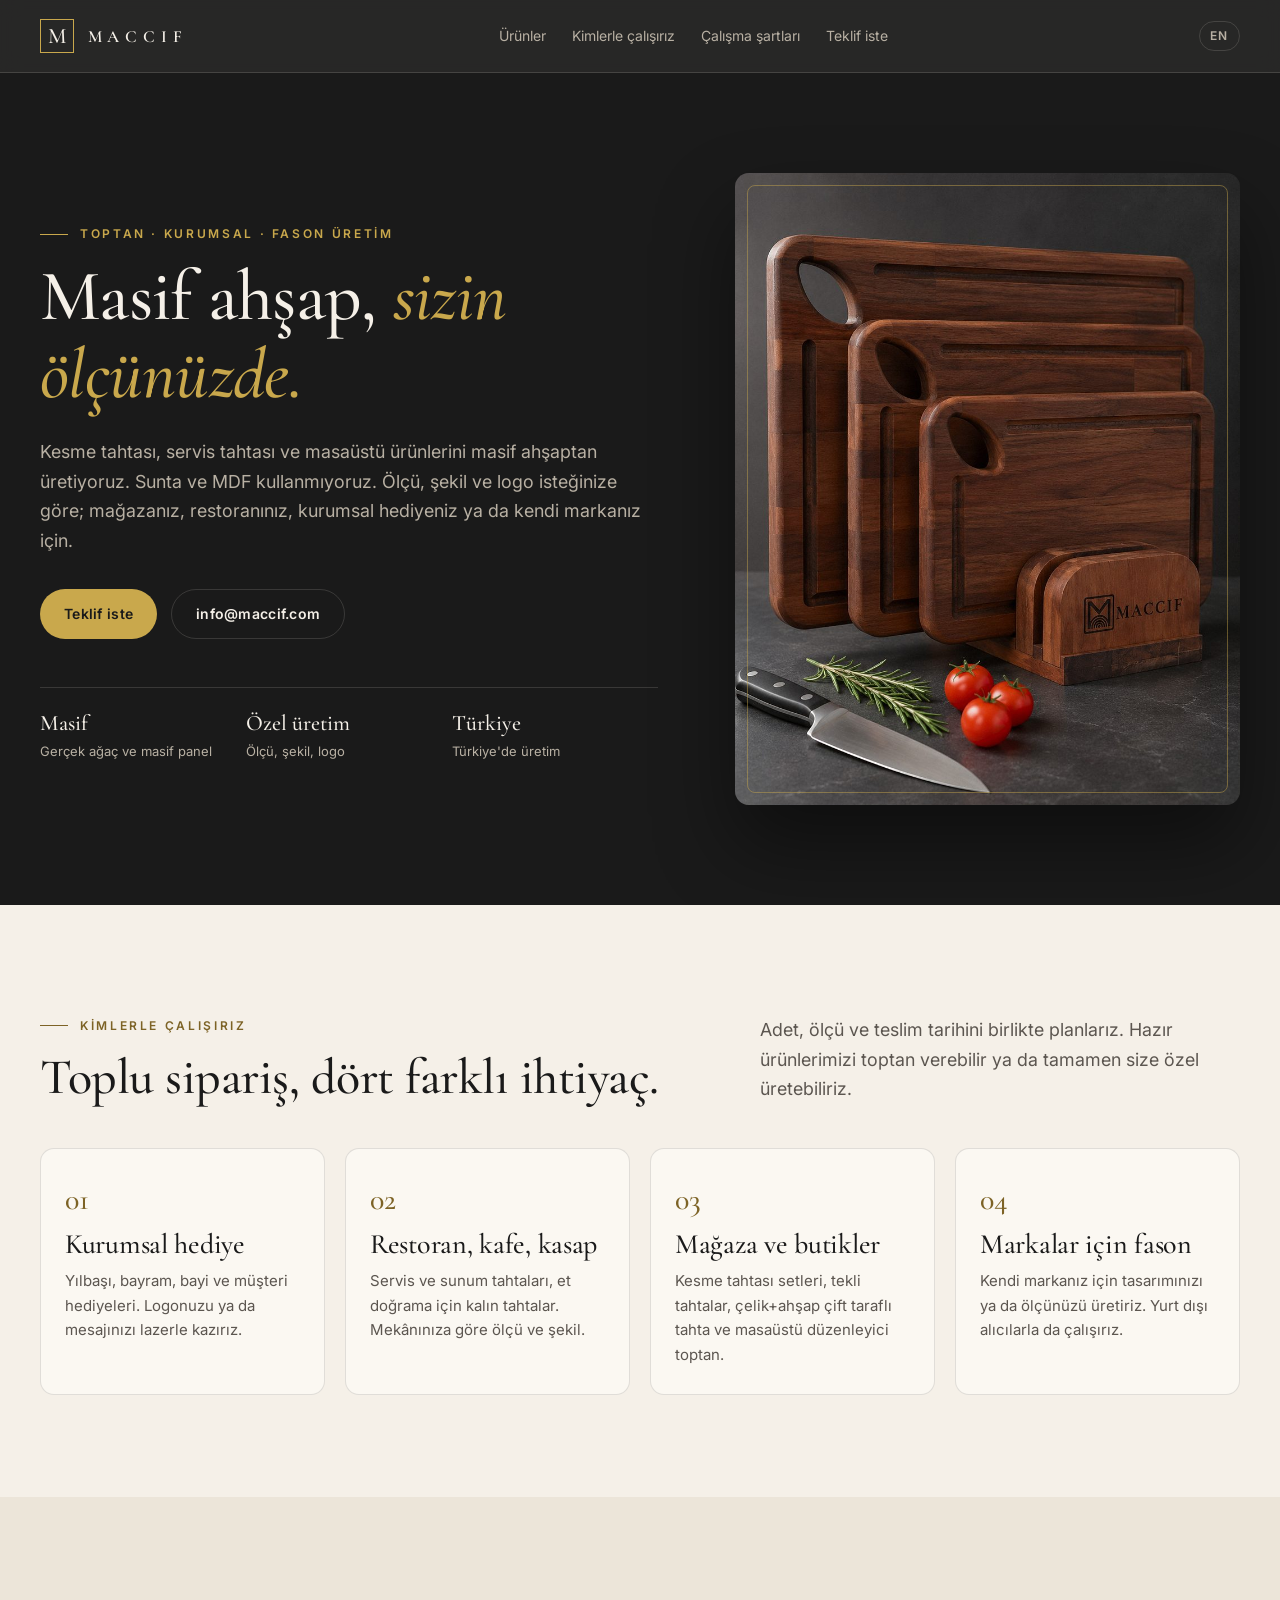
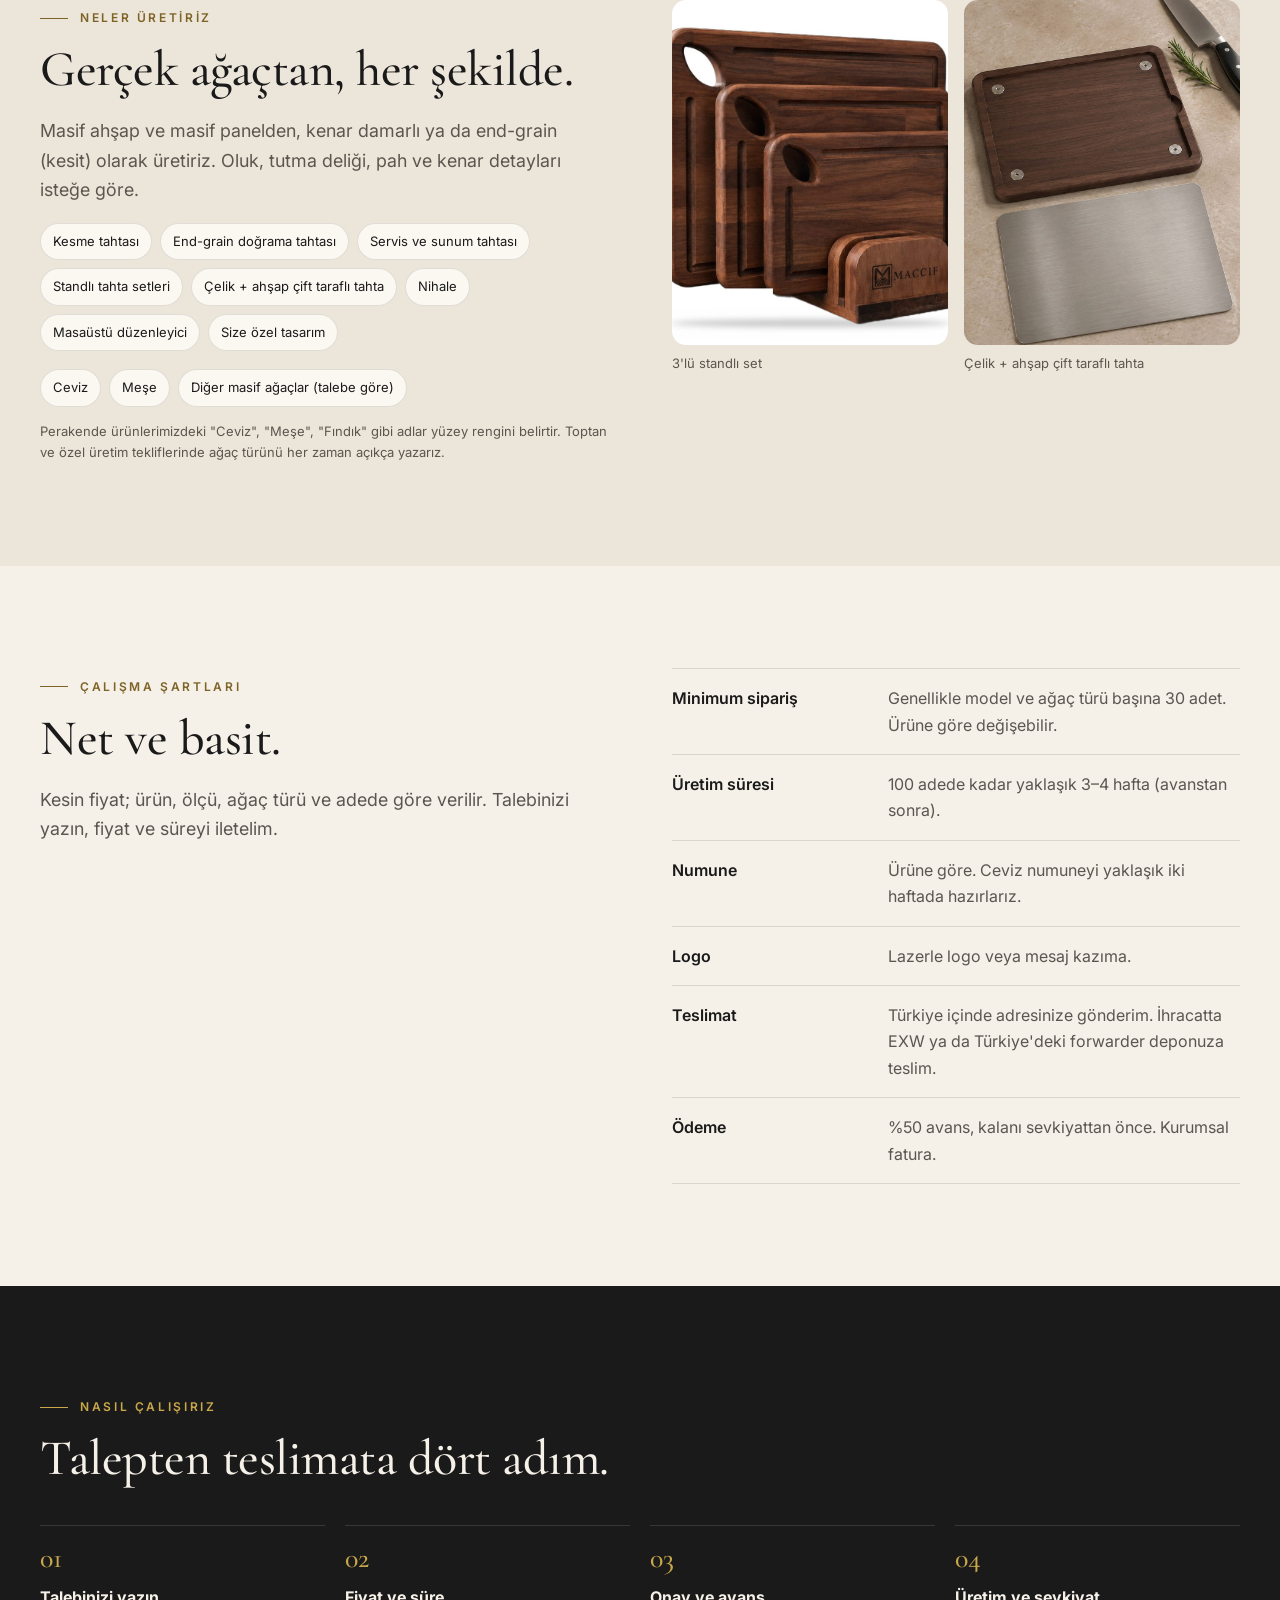
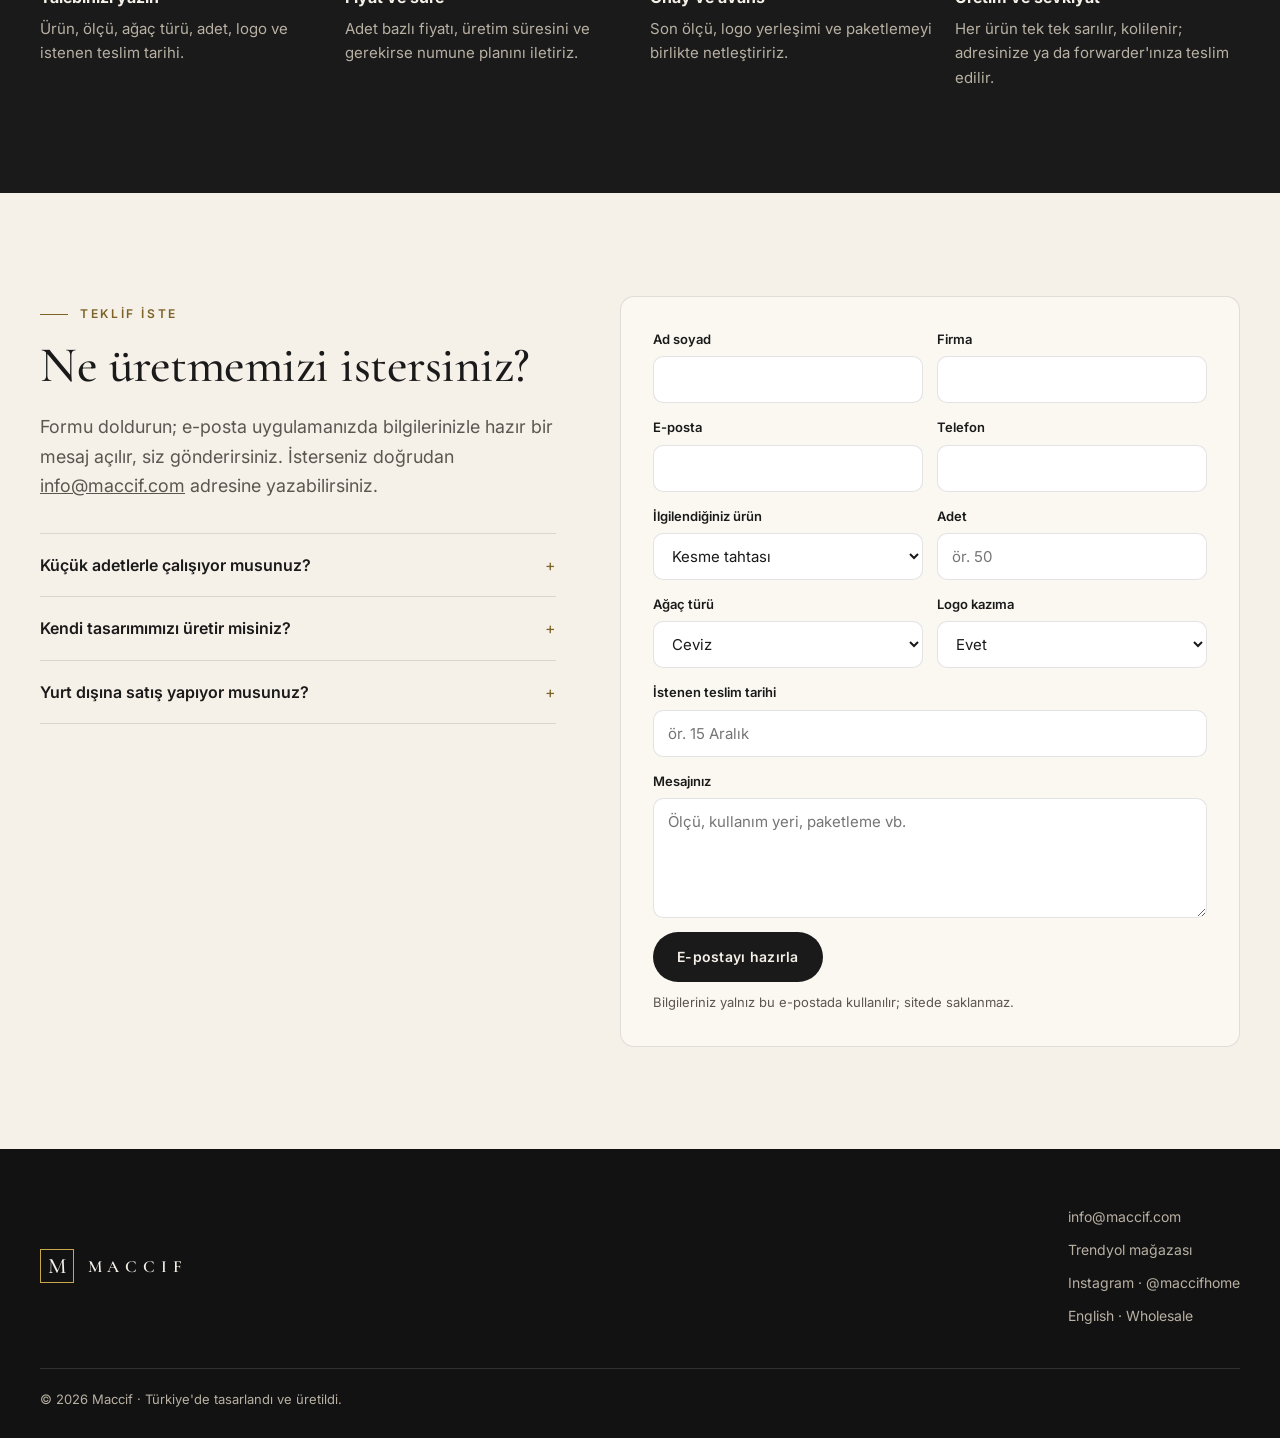
<file: toptan/index.html>
<!doctype html>
<html lang="tr">
<head>
  <meta charset="utf-8">
  <meta name="viewport" content="width=device-width,initial-scale=1">
  <title>Toptan ve Kurumsal Masif Ahşap Kesme Tahtası Üretimi | Maccif</title>
  <meta name="description" content="Maccif, masif ahşaptan kesme tahtası, servis tahtası ve masaüstü ürünlerini toptan, kurumsal hediye ve fason (özel marka) olarak üretir. Ceviz ve meşe; özel ölçü, şekil ve lazerle logo kazıma. Sunta ve MDF yok.">
  <meta name="theme-color" content="#1a1a1a">
  <link rel="canonical" href="https://www.maccif.com/toptan/">
  <link rel="alternate" hreflang="tr" href="https://www.maccif.com/toptan/">
  <link rel="alternate" hreflang="en" href="https://www.maccif.com/en/wholesale/">
  <link rel="alternate" hreflang="x-default" href="https://www.maccif.com/en/wholesale/">
  <link rel="icon" href="/favicon.svg" type="image/svg+xml">
  <meta property="og:type" content="website">
  <meta property="og:site_name" content="Maccif">
  <meta property="og:locale" content="tr_TR">
  <meta property="og:url" content="https://www.maccif.com/toptan/">
  <meta property="og:title" content="Maccif — Toptan, kurumsal ve özel üretim masif ahşap">
  <meta property="og:description" content="Kesme tahtası, servis tahtası ve masaüstü ürünleri; toptan, kurumsal hediye ve fason üretim. Ceviz ve meşe, logo kazıma.">
  <meta property="og:image" content="https://www.maccif.com/img/og.jpg">
  <meta property="og:image:width" content="1200">
  <meta property="og:image:height" content="630">
  <meta name="twitter:card" content="summary_large_image">
  <link rel="preconnect" href="https://fonts.googleapis.com">
  <link rel="preconnect" href="https://fonts.gstatic.com" crossorigin>
  <link href="https://fonts.googleapis.com/css2?family=Cormorant+Garamond:ital,wght@0,500;0,600;1,500&family=Inter:wght@400;500;600&display=swap" rel="stylesheet">
  <link rel="stylesheet" href="/assets/b2b.css">
  <script type="application/ld+json">
  {
    "@context":"https://schema.org",
    "@type":"Organization",
    "name":"Maccif",
    "url":"https://www.maccif.com/",
    "logo":"https://www.maccif.com/favicon.svg",
    "email":"info@maccif.com",
    "address":{"@type":"PostalAddress","addressCountry":"TR"},
    "description":"Masif ahşap kesme tahtası ve mutfak ürünleri üreticisi; toptan, kurumsal hediye ve fason üretim.",
    "sameAs":["https://www.trendyol.com/magaza/maccif-m-1277447","https://www.instagram.com/maccifhome","https://www.tiktok.com/@maccifhome"]
  }
  </script>
</head>
<body>
  <a class="skip" href="#icerik">İçeriğe geç</a>
  <header class="site-header">
    <div class="wrap bar">
      <a class="logo" href="/" aria-label="Maccif ana sayfa"><span class="logo-mark" aria-hidden="true">M</span><span class="logo-word">MACCIF</span></a>
      <nav class="nav" aria-label="Ana menü">
        <a href="/#urunler">Ürünler</a>
        <a href="#kimler">Kimlerle çalışırız</a>
        <a href="#sartlar">Çalışma şartları</a>
        <a href="#teklif">Teklif iste</a>
      </nav>
      <a class="lang" href="/en/wholesale/" hreflang="en" lang="en">EN</a>
    </div>
  </header>

  <main id="icerik">
    <section class="hero dark">
      <div class="wrap hero-grid">
        <div>
          <p class="eyebrow">Toptan · Kurumsal · Fason üretim</p>
          <h1>Masif ahşap, <em>sizin ölçünüzde.</em></h1>
          <p class="lead">Kesme tahtası, servis tahtası ve masaüstü ürünlerini masif ahşaptan üretiyoruz. Sunta ve MDF kullanmıyoruz. Ölçü, şekil ve logo isteğinize göre; mağazanız, restoranınız, kurumsal hediyeniz ya da kendi markanız için.</p>
          <div class="actions">
            <a class="btn btn-gold" href="#teklif">Teklif iste</a>
            <a class="btn btn-line" href="mailto:info@maccif.com?subject=Toptan%20%2F%20Kurumsal%20Talep">info@maccif.com</a>
          </div>
          <ul class="facts">
            <li><b>Masif</b><span>Gerçek ağaç ve masif panel</span></li>
            <li><b>Özel üretim</b><span>Ölçü, şekil, logo</span></li>
            <li><b>Türkiye</b><span>Türkiye'de üretim</span></li>
          </ul>
        </div>
        <div class="hero-media">
          <div class="hero-frame">
            <img src="/img/set-ceviz.jpg" width="900" height="1350" alt="Ceviz renkli üç boy masif ahşap kesme tahtası ve logolu ahşap stand" fetchpriority="high">
          </div>
        </div>
      </div>
    </section>

    <section id="kimler">
      <div class="wrap">
        <div class="head">
          <div>
            <p class="eyebrow">Kimlerle çalışırız</p>
            <h2>Toplu sipariş, dört farklı ihtiyaç.</h2>
          </div>
          <p class="lead">Adet, ölçü ve teslim tarihini birlikte planlarız. Hazır ürünlerimizi toptan verebilir ya da tamamen size özel üretebiliriz.</p>
        </div>
        <div class="grid-4">
          <div class="tile"><p class="n">01</p><h3>Kurumsal hediye</h3><p>Yılbaşı, bayram, bayi ve müşteri hediyeleri. Logonuzu ya da mesajınızı lazerle kazırız.</p></div>
          <div class="tile"><p class="n">02</p><h3>Restoran, kafe, kasap</h3><p>Servis ve sunum tahtaları, et doğrama için kalın tahtalar. Mekânınıza göre ölçü ve şekil.</p></div>
          <div class="tile"><p class="n">03</p><h3>Mağaza ve butikler</h3><p>Kesme tahtası setleri, tekli tahtalar, çelik+ahşap çift taraflı tahta ve masaüstü düzenleyici toptan.</p></div>
          <div class="tile"><p class="n">04</p><h3>Markalar için fason</h3><p>Kendi markanız için tasarımınızı ya da ölçünüzü üretiriz. Yurt dışı alıcılarla da çalışırız.</p></div>
        </div>
      </div>
    </section>

    <section class="alt" id="urunler">
      <div class="wrap grid-2">
        <div>
          <p class="eyebrow">Neler üretiriz</p>
          <h2>Gerçek ağaçtan, her şekilde.</h2>
          <p class="lead" style="margin-top:20px">Masif ahşap ve masif panelden, kenar damarlı ya da end-grain (kesit) olarak üretiriz. Oluk, tutma deliği, pah ve kenar detayları isteğe göre.</p>
          <ul class="chips">
            <li>Kesme tahtası</li><li>End-grain doğrama tahtası</li><li>Servis ve sunum tahtası</li><li>Standlı tahta setleri</li><li>Çelik + ahşap çift taraflı tahta</li><li>Nihale</li><li>Masaüstü düzenleyici</li><li>Size özel tasarım</li>
          </ul>
          <ul class="chips">
            <li>Ceviz</li><li>Meşe</li><li>Diğer masif ağaçlar (talebe göre)</li>
          </ul>
          <p class="form-note" style="margin-top:14px">Perakende ürünlerimizdeki "Ceviz", "Meşe", "Fındık" gibi adlar yüzey rengini belirtir. Toptan ve özel üretim tekliflerinde ağaç türünü her zaman açıkça yazarız.</p>
        </div>
        <div class="gallery" style="margin-top:0;grid-template-columns:1fr 1fr">
          <figure><div class="media"><img src="/img/set-ceviz-beyaz.jpg" width="900" height="900" loading="lazy" alt="Standlı üç boy ceviz renkli masif ahşap kesme tahtası seti"></div><figcaption>3'lü standlı set</figcaption></figure>
          <figure><div class="media"><img src="/img/cift-tarafli.jpg" width="900" height="1350" loading="lazy" alt="Çıkarılabilir paslanmaz çelik plakalı masif ahşap çift taraflı kesme tahtası"></div><figcaption>Çelik + ahşap çift taraflı tahta</figcaption></figure>
        </div>
      </div>
    </section>

    <section id="sartlar">
      <div class="wrap grid-2">
        <div>
          <p class="eyebrow">Çalışma şartları</p>
          <h2>Net ve basit.</h2>
          <p class="lead" style="margin-top:20px">Kesin fiyat; ürün, ölçü, ağaç türü ve adede göre verilir. Talebinizi yazın, fiyat ve süreyi iletelim.</p>
        </div>
        <ul class="list">
          <li><b>Minimum sipariş</b><span>Genellikle model ve ağaç türü başına 30 adet. Ürüne göre değişebilir.</span></li>
          <li><b>Üretim süresi</b><span>100 adede kadar yaklaşık 3–4 hafta (avanstan sonra).</span></li>
          <li><b>Numune</b><span>Ürüne göre. Ceviz numuneyi yaklaşık iki haftada hazırlarız.</span></li>
          <li><b>Logo</b><span>Lazerle logo veya mesaj kazıma.</span></li>
          <li><b>Teslimat</b><span>Türkiye içinde adresinize gönderim. İhracatta EXW ya da Türkiye'deki forwarder deponuza teslim.</span></li>
          <li><b>Ödeme</b><span>%50 avans, kalanı sevkiyattan önce. Kurumsal fatura.</span></li>
        </ul>
      </div>
    </section>

    <section class="dark">
      <div class="wrap">
        <p class="eyebrow">Nasıl çalışırız</p>
        <h2 style="margin-bottom:40px">Talepten teslimata dört adım.</h2>
        <ol class="steps">
          <li><b>Talebinizi yazın</b><span>Ürün, ölçü, ağaç türü, adet, logo ve istenen teslim tarihi.</span></li>
          <li><b>Fiyat ve süre</b><span>Adet bazlı fiyatı, üretim süresini ve gerekirse numune planını iletiriz.</span></li>
          <li><b>Onay ve avans</b><span>Son ölçü, logo yerleşimi ve paketlemeyi birlikte netleştiririz.</span></li>
          <li><b>Üretim ve sevkiyat</b><span>Her ürün tek tek sarılır, kolilenir; adresinize ya da forwarder'ınıza teslim edilir.</span></li>
        </ol>
      </div>
    </section>

    <section id="teklif">
      <div class="wrap grid-2">
        <div>
          <p class="eyebrow">Teklif iste</p>
          <h2>Ne üretmemizi istersiniz?</h2>
          <p class="lead" style="margin-top:20px">Formu doldurun; e-posta uygulamanızda bilgilerinizle hazır bir mesaj açılır, siz gönderirsiniz. İsterseniz doğrudan <a href="mailto:info@maccif.com">info@maccif.com</a> adresine yazabilirsiniz.</p>
          <div style="margin-top:32px">
            <details><summary>Küçük adetlerle çalışıyor musunuz?</summary><p>Hazır ürünlerimizde daha küçük adetler mümkün olabilir; ürünü ve adedi yazın, durumu söyleyelim.</p></details>
            <details><summary>Kendi tasarımımızı üretir misiniz?</summary><p>Evet. Çizim, ölçü ya da örnek fotoğraf gönderin; üretilebilirliği ve fiyatı birlikte değerlendirelim.</p></details>
            <details><summary>Yurt dışına satış yapıyor musunuz?</summary><p>Evet. EXW ya da Türkiye'deki forwarder deponuza teslim ile çalışırız; ihracat faturası ve çeki listesi hazırlarız.</p></details>
          </div>
        </div>
        <form class="quote" id="quote" novalidate>
          <label>Ad soyad<input name="ad" autocomplete="name" required></label>
          <label>Firma<input name="firma" autocomplete="organization"></label>
          <label>E-posta<input name="eposta" type="email" autocomplete="email" required></label>
          <label>Telefon<input name="telefon" type="tel" autocomplete="tel"></label>
          <label>İlgilendiğiniz ürün<select name="urun"><option>Kesme tahtası</option><option>End-grain doğrama tahtası</option><option>Servis / sunum tahtası</option><option>Standlı tahta seti</option><option>Çelik + ahşap çift taraflı tahta</option><option>Masaüstü düzenleyici</option><option>Özel tasarım</option></select></label>
          <label>Adet<input name="adet" inputmode="numeric" placeholder="ör. 50"></label>
          <label>Ağaç türü<select name="agac"><option>Ceviz</option><option>Meşe</option><option>Karar vermedim</option></select></label>
          <label>Logo kazıma<select name="logo"><option>Evet</option><option>Hayır</option></select></label>
          <label class="full">İstenen teslim tarihi<input name="tarih" placeholder="ör. 15 Aralık"></label>
          <label class="full">Mesajınız<textarea name="mesaj" placeholder="Ölçü, kullanım yeri, paketleme vb."></textarea></label>
          <div class="full"><button class="btn btn-ink" type="submit">E-postayı hazırla</button><p class="form-note">Bilgileriniz yalnız bu e-postada kullanılır; sitede saklanmaz.</p></div>
        </form>
      </div>
    </section>
  </main>

  <footer>
    <div class="wrap">
      <div class="foot">
        <a class="logo" href="/" aria-label="Maccif ana sayfa"><span class="logo-mark" aria-hidden="true">M</span><span class="logo-word">MACCIF</span></a>
        <ul>
          <li><a href="mailto:info@maccif.com">info@maccif.com</a></li>
          <li><a href="https://www.trendyol.com/magaza/maccif-m-1277447" target="_blank" rel="noopener">Trendyol mağazası</a></li>
          <li><a href="https://www.instagram.com/maccifhome" target="_blank" rel="noopener">Instagram · @maccifhome</a></li>
          <li><a href="/en/wholesale/" hreflang="en" lang="en">English · Wholesale</a></li>
        </ul>
      </div>
      <p class="legal">© 2026 Maccif · Türkiye'de tasarlandı ve üretildi.</p>
    </div>
  </footer>

  <script>
    document.getElementById('quote').addEventListener('submit',function(e){
      e.preventDefault();
      var f=e.target, v=function(n){return (f.elements[n].value||'').trim();};
      if(!v('ad')||!v('eposta')){alert('Lütfen ad soyad ve e-posta alanlarını doldurun.');return;}
      var body=['Ad soyad: '+v('ad'),'Firma: '+v('firma'),'E-posta: '+v('eposta'),'Telefon: '+v('telefon'),'Ürün: '+v('urun'),'Adet: '+v('adet'),'Ağaç türü: '+v('agac'),'Logo kazıma: '+v('logo'),'Teslim tarihi: '+v('tarih'),'','Mesaj:',v('mesaj')].join('\n');
      location.href='mailto:info@maccif.com?subject='+encodeURIComponent('Toptan / kurumsal teklif talebi'+(v('firma')?' – '+v('firma'):''))+'&body='+encodeURIComponent(body);
    });
  </script>
</body>
</html>
</file>
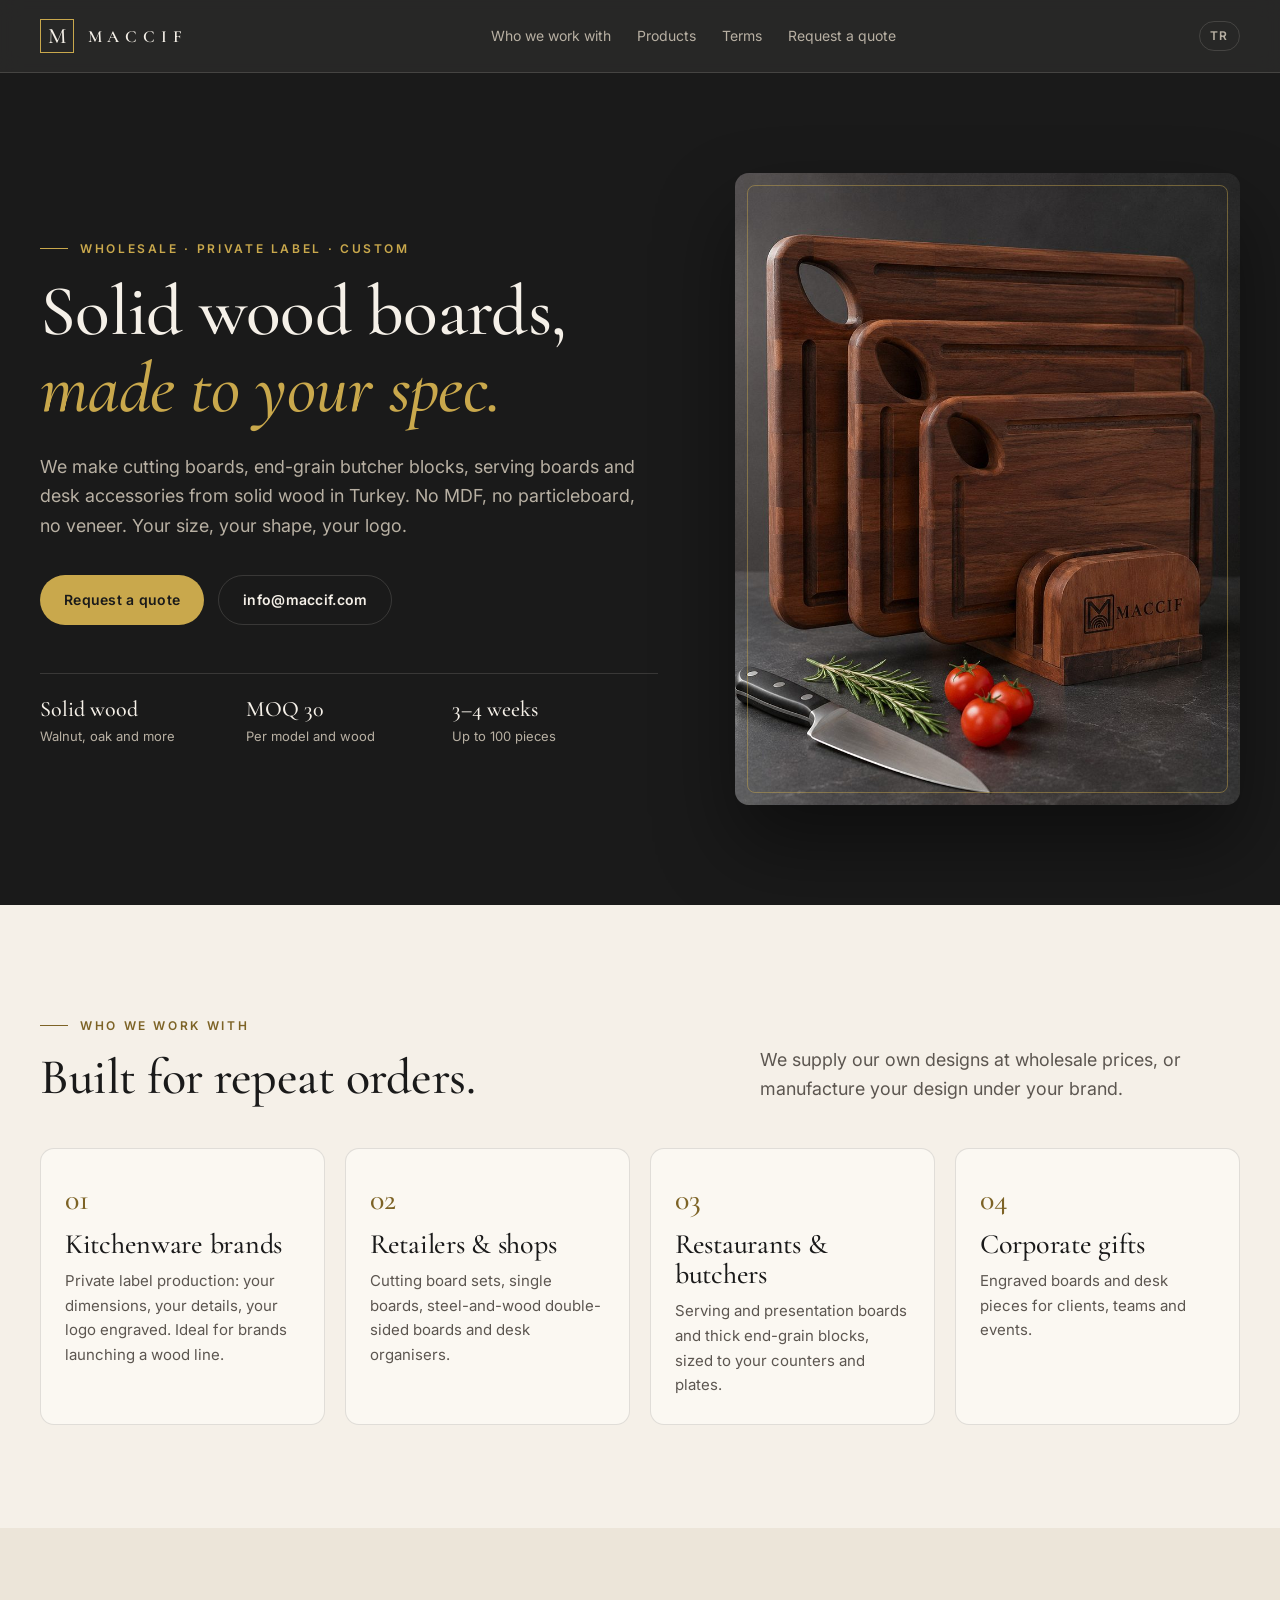
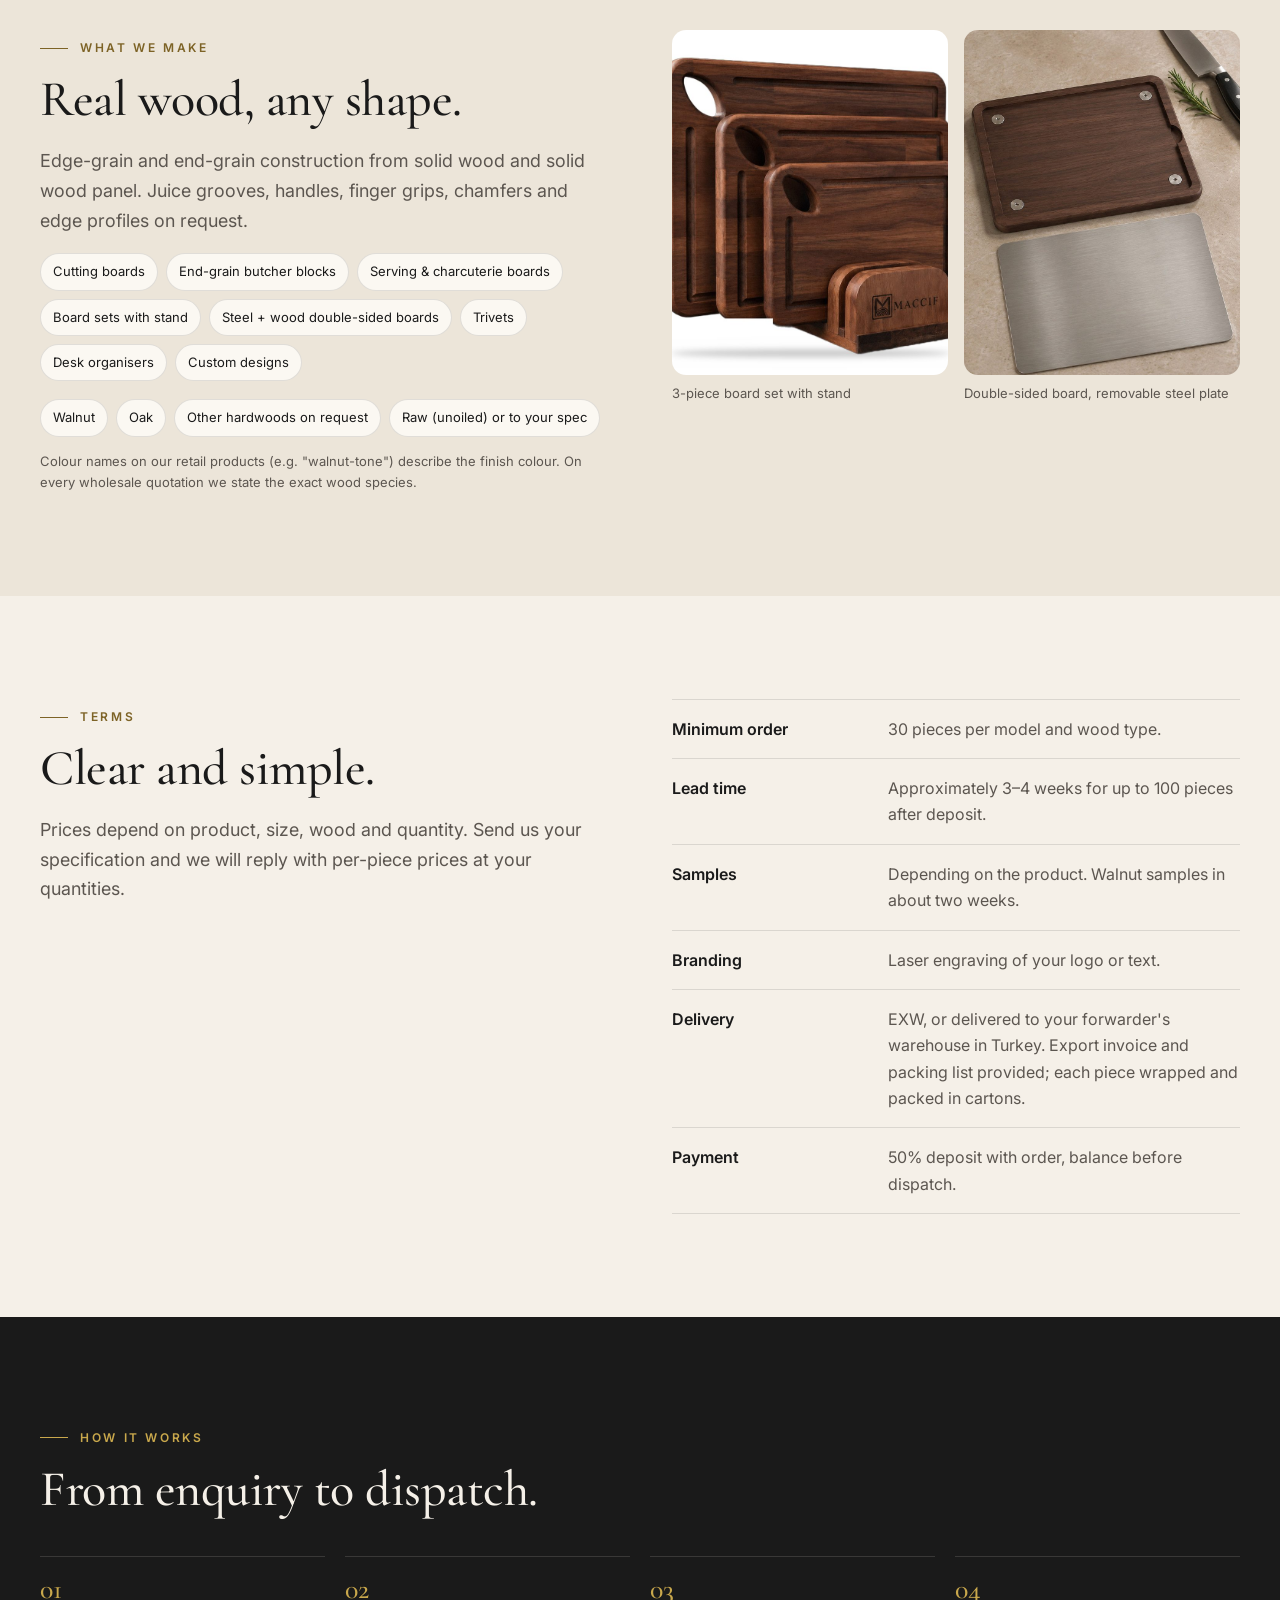
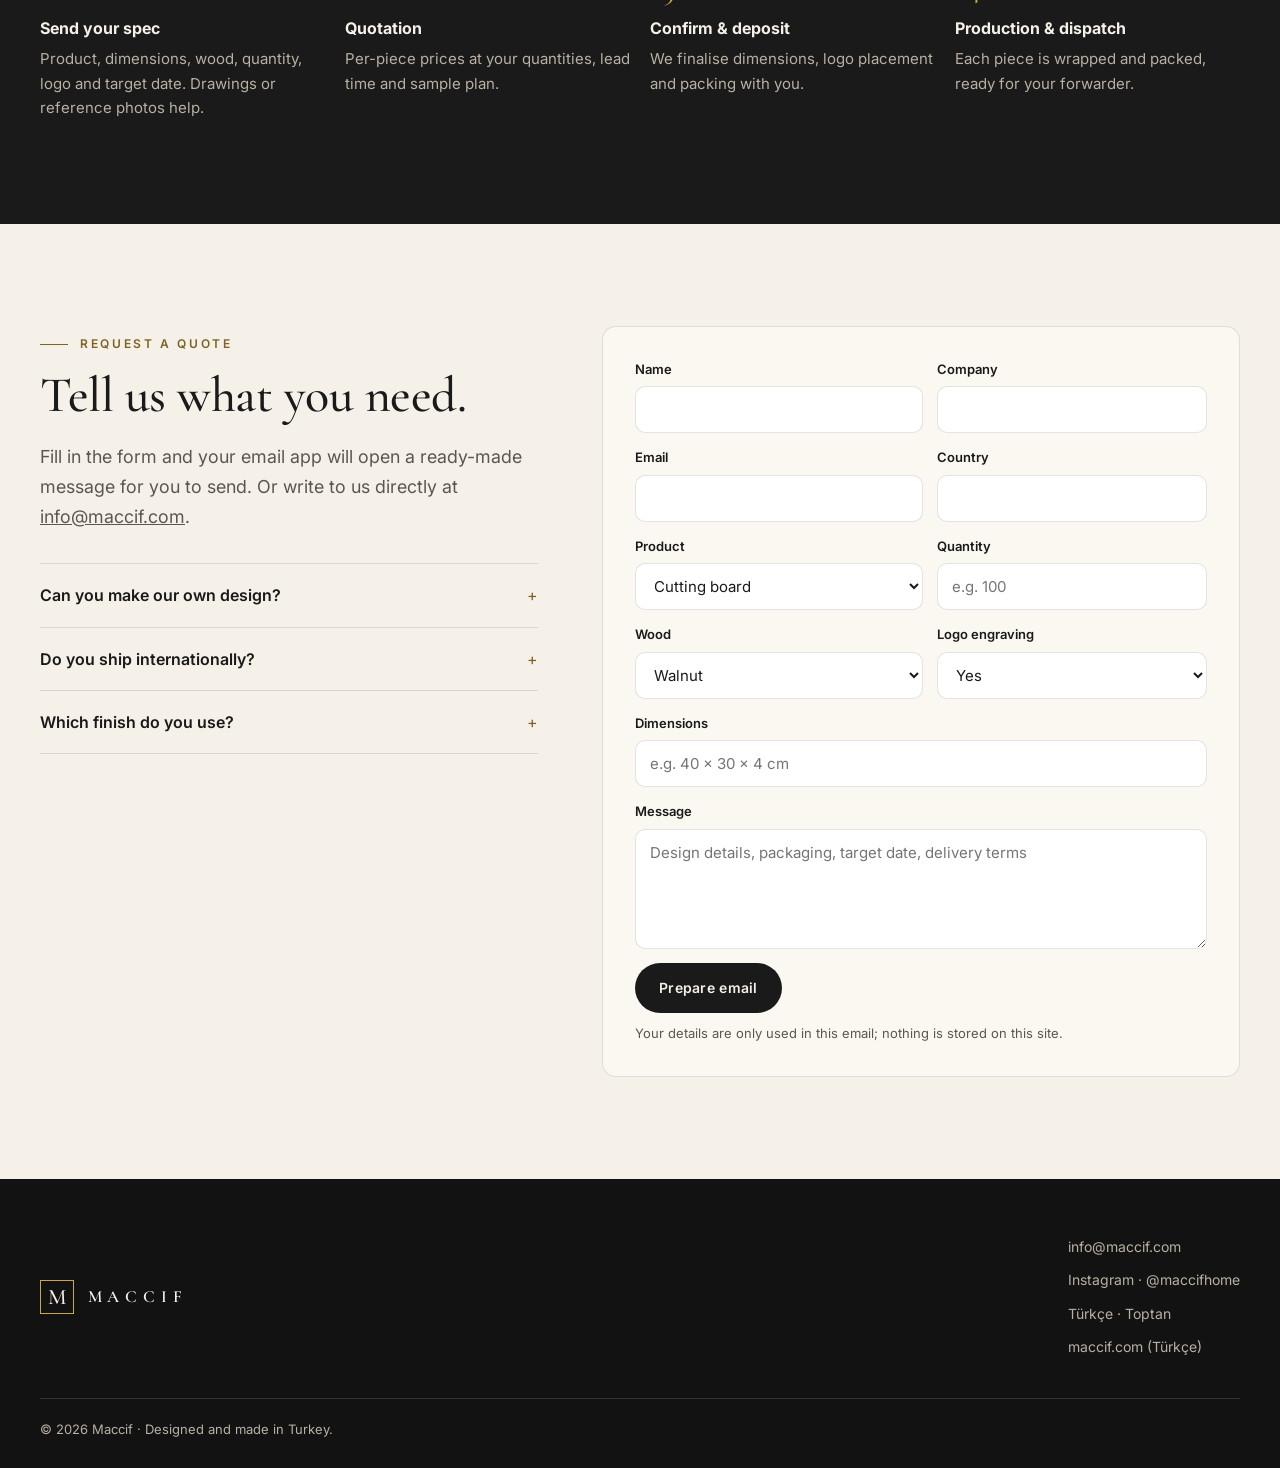
<file: en/wholesale/index.html>
<!doctype html>
<html lang="en">
<head>
  <meta charset="utf-8">
  <meta name="viewport" content="width=device-width,initial-scale=1">
  <title>Wholesale &amp; Private Label Solid Wood Cutting Boards from Turkey | Maccif</title>
  <meta name="description" content="Maccif makes solid walnut and oak cutting boards, end-grain butcher blocks, serving boards and desk accessories in Turkey. Wholesale, private label and custom manufacturing with laser logo engraving. No MDF or particleboard. MOQ 30.">
  <meta name="theme-color" content="#1a1a1a">
  <link rel="canonical" href="https://www.maccif.com/en/wholesale/">
  <link rel="alternate" hreflang="en" href="https://www.maccif.com/en/wholesale/">
  <link rel="alternate" hreflang="tr" href="https://www.maccif.com/toptan/">
  <link rel="alternate" hreflang="x-default" href="https://www.maccif.com/en/wholesale/">
  <link rel="icon" href="/favicon.svg" type="image/svg+xml">
  <meta property="og:type" content="website">
  <meta property="og:site_name" content="Maccif">
  <meta property="og:locale" content="en_GB">
  <meta property="og:url" content="https://www.maccif.com/en/wholesale/">
  <meta property="og:title" content="Maccif — Solid wood cutting boards: wholesale, private label, custom">
  <meta property="og:description" content="Walnut and oak cutting boards, end-grain blocks and serving boards made in Turkey. Custom sizes, laser logo engraving, MOQ 30.">
  <meta property="og:image" content="https://www.maccif.com/img/og.jpg">
  <meta property="og:image:width" content="1200">
  <meta property="og:image:height" content="630">
  <meta name="twitter:card" content="summary_large_image">
  <link rel="preconnect" href="https://fonts.googleapis.com">
  <link rel="preconnect" href="https://fonts.gstatic.com" crossorigin>
  <link href="https://fonts.googleapis.com/css2?family=Cormorant+Garamond:ital,wght@0,500;0,600;1,500&family=Inter:wght@400;500;600&display=swap" rel="stylesheet">
  <link rel="stylesheet" href="/assets/b2b.css">
  <script type="application/ld+json">
  {
    "@context":"https://schema.org",
    "@type":"Organization",
    "name":"Maccif",
    "url":"https://www.maccif.com/en/wholesale/",
    "logo":"https://www.maccif.com/favicon.svg",
    "email":"info@maccif.com",
    "address":{"@type":"PostalAddress","addressCountry":"TR"},
    "description":"Manufacturer of solid wood cutting boards and kitchenware in Turkey. Wholesale, private label and custom manufacturing.",
    "knowsLanguage":["en","tr"]
  }
  </script>
</head>
<body>
  <a class="skip" href="#content">Skip to content</a>
  <header class="site-header">
    <div class="wrap bar">
      <a class="logo" href="/en/wholesale/" aria-label="Maccif wholesale"><span class="logo-mark" aria-hidden="true">M</span><span class="logo-word">MACCIF</span></a>
      <nav class="nav" aria-label="Main menu">
        <a href="#buyers">Who we work with</a>
        <a href="#products">Products</a>
        <a href="#terms">Terms</a>
        <a href="#quote">Request a quote</a>
      </nav>
      <a class="lang" href="/toptan/" hreflang="tr" lang="tr">TR</a>
    </div>
  </header>

  <main id="content">
    <section class="hero dark">
      <div class="wrap hero-grid">
        <div>
          <p class="eyebrow">Wholesale · Private label · Custom</p>
          <h1>Solid wood boards, <em>made to your spec.</em></h1>
          <p class="lead">We make cutting boards, end-grain butcher blocks, serving boards and desk accessories from solid wood in Turkey. No MDF, no particleboard, no veneer. Your size, your shape, your logo.</p>
          <div class="actions">
            <a class="btn btn-gold" href="#quote">Request a quote</a>
            <a class="btn btn-line" href="mailto:info@maccif.com?subject=Wholesale%20enquiry">info@maccif.com</a>
          </div>
          <ul class="facts">
            <li><b>Solid wood</b><span>Walnut, oak and more</span></li>
            <li><b>MOQ 30</b><span>Per model and wood</span></li>
            <li><b>3–4 weeks</b><span>Up to 100 pieces</span></li>
          </ul>
        </div>
        <div class="hero-media">
          <div class="hero-frame">
            <img src="/img/set-ceviz.jpg" width="900" height="1350" alt="Three walnut-tone solid wood cutting boards in a branded wooden stand" fetchpriority="high">
          </div>
        </div>
      </div>
    </section>

    <section id="buyers">
      <div class="wrap">
        <div class="head">
          <div>
            <p class="eyebrow">Who we work with</p>
            <h2>Built for repeat orders.</h2>
          </div>
          <p class="lead">We supply our own designs at wholesale prices, or manufacture your design under your brand.</p>
        </div>
        <div class="grid-4">
          <div class="tile"><p class="n">01</p><h3>Kitchenware brands</h3><p>Private label production: your dimensions, your details, your logo engraved. Ideal for brands launching a wood line.</p></div>
          <div class="tile"><p class="n">02</p><h3>Retailers &amp; shops</h3><p>Cutting board sets, single boards, steel-and-wood double-sided boards and desk organisers.</p></div>
          <div class="tile"><p class="n">03</p><h3>Restaurants &amp; butchers</h3><p>Serving and presentation boards and thick end-grain blocks, sized to your counters and plates.</p></div>
          <div class="tile"><p class="n">04</p><h3>Corporate gifts</h3><p>Engraved boards and desk pieces for clients, teams and events.</p></div>
        </div>
      </div>
    </section>

    <section class="alt" id="products">
      <div class="wrap grid-2">
        <div>
          <p class="eyebrow">What we make</p>
          <h2>Real wood, any shape.</h2>
          <p class="lead" style="margin-top:20px">Edge-grain and end-grain construction from solid wood and solid wood panel. Juice grooves, handles, finger grips, chamfers and edge profiles on request.</p>
          <ul class="chips">
            <li>Cutting boards</li><li>End-grain butcher blocks</li><li>Serving &amp; charcuterie boards</li><li>Board sets with stand</li><li>Steel + wood double-sided boards</li><li>Trivets</li><li>Desk organisers</li><li>Custom designs</li>
          </ul>
          <ul class="chips">
            <li>Walnut</li><li>Oak</li><li>Other hardwoods on request</li><li>Raw (unoiled) or to your spec</li>
          </ul>
          <p class="form-note" style="margin-top:14px">Colour names on our retail products (e.g. "walnut-tone") describe the finish colour. On every wholesale quotation we state the exact wood species.</p>
        </div>
        <div class="gallery" style="margin-top:0;grid-template-columns:1fr 1fr">
          <figure><div class="media"><img src="/img/set-ceviz-beyaz.jpg" width="900" height="900" loading="lazy" alt="Set of three solid wood cutting boards with stand"></div><figcaption>3-piece board set with stand</figcaption></figure>
          <figure><div class="media"><img src="/img/cift-tarafli.jpg" width="900" height="1350" loading="lazy" alt="Solid wood cutting board with removable stainless steel plate"></div><figcaption>Double-sided board, removable steel plate</figcaption></figure>
        </div>
      </div>
    </section>

    <section id="terms">
      <div class="wrap grid-2">
        <div>
          <p class="eyebrow">Terms</p>
          <h2>Clear and simple.</h2>
          <p class="lead" style="margin-top:20px">Prices depend on product, size, wood and quantity. Send us your specification and we will reply with per-piece prices at your quantities.</p>
        </div>
        <ul class="list">
          <li><b>Minimum order</b><span>30 pieces per model and wood type.</span></li>
          <li><b>Lead time</b><span>Approximately 3–4 weeks for up to 100 pieces after deposit.</span></li>
          <li><b>Samples</b><span>Depending on the product. Walnut samples in about two weeks.</span></li>
          <li><b>Branding</b><span>Laser engraving of your logo or text.</span></li>
          <li><b>Delivery</b><span>EXW, or delivered to your forwarder's warehouse in Turkey. Export invoice and packing list provided; each piece wrapped and packed in cartons.</span></li>
          <li><b>Payment</b><span>50% deposit with order, balance before dispatch.</span></li>
        </ul>
      </div>
    </section>

    <section class="dark">
      <div class="wrap">
        <p class="eyebrow">How it works</p>
        <h2 style="margin-bottom:40px">From enquiry to dispatch.</h2>
        <ol class="steps">
          <li><b>Send your spec</b><span>Product, dimensions, wood, quantity, logo and target date. Drawings or reference photos help.</span></li>
          <li><b>Quotation</b><span>Per-piece prices at your quantities, lead time and sample plan.</span></li>
          <li><b>Confirm &amp; deposit</b><span>We finalise dimensions, logo placement and packing with you.</span></li>
          <li><b>Production &amp; dispatch</b><span>Each piece is wrapped and packed, ready for your forwarder.</span></li>
        </ol>
      </div>
    </section>

    <section id="quote">
      <div class="wrap grid-2">
        <div>
          <p class="eyebrow">Request a quote</p>
          <h2>Tell us what you need.</h2>
          <p class="lead" style="margin-top:20px">Fill in the form and your email app will open a ready-made message for you to send. Or write to us directly at <a href="mailto:info@maccif.com">info@maccif.com</a>.</p>
          <div style="margin-top:32px">
            <details><summary>Can you make our own design?</summary><p>Yes. Send drawings, dimensions or reference photos and we will confirm feasibility and price.</p></details>
            <details><summary>Do you ship internationally?</summary><p>We work EXW or deliver to your forwarder in Turkey; your forwarder handles international transport and customs clearance.</p></details>
            <details><summary>Which finish do you use?</summary><p>Boards can be supplied raw (unoiled) or finished to your specification.</p></details>
          </div>
        </div>
        <form class="quote" id="quote-form" novalidate>
          <label>Name<input name="name" autocomplete="name" required></label>
          <label>Company<input name="company" autocomplete="organization"></label>
          <label>Email<input name="email" type="email" autocomplete="email" required></label>
          <label>Country<input name="country" autocomplete="country-name"></label>
          <label>Product<select name="product"><option>Cutting board</option><option>End-grain butcher block</option><option>Serving / charcuterie board</option><option>Board set with stand</option><option>Steel + wood double-sided board</option><option>Desk organiser</option><option>Custom design</option></select></label>
          <label>Quantity<input name="qty" inputmode="numeric" placeholder="e.g. 100"></label>
          <label>Wood<select name="wood"><option>Walnut</option><option>Oak</option><option>Not sure yet</option></select></label>
          <label>Logo engraving<select name="logo"><option>Yes</option><option>No</option></select></label>
          <label class="full">Dimensions<input name="size" placeholder="e.g. 40 x 30 x 4 cm"></label>
          <label class="full">Message<textarea name="msg" placeholder="Design details, packaging, target date, delivery terms"></textarea></label>
          <div class="full"><button class="btn btn-ink" type="submit">Prepare email</button><p class="form-note">Your details are only used in this email; nothing is stored on this site.</p></div>
        </form>
      </div>
    </section>
  </main>

  <footer>
    <div class="wrap">
      <div class="foot">
        <a class="logo" href="/en/wholesale/" aria-label="Maccif wholesale"><span class="logo-mark" aria-hidden="true">M</span><span class="logo-word">MACCIF</span></a>
        <ul>
          <li><a href="mailto:info@maccif.com">info@maccif.com</a></li>
          <li><a href="https://www.instagram.com/maccifhome" target="_blank" rel="noopener">Instagram · @maccifhome</a></li>
          <li><a href="/toptan/" hreflang="tr" lang="tr">Türkçe · Toptan</a></li>
          <li><a href="/" hreflang="tr" lang="tr">maccif.com (Türkçe)</a></li>
        </ul>
      </div>
      <p class="legal">© 2026 Maccif · Designed and made in Turkey.</p>
    </div>
  </footer>

  <script>
    document.getElementById('quote-form').addEventListener('submit',function(e){
      e.preventDefault();
      var f=e.target, v=function(n){return (f.elements[n].value||'').trim();};
      if(!v('name')||!v('email')){alert('Please fill in your name and email.');return;}
      var body=['Name: '+v('name'),'Company: '+v('company'),'Email: '+v('email'),'Country: '+v('country'),'Product: '+v('product'),'Quantity: '+v('qty'),'Wood: '+v('wood'),'Logo engraving: '+v('logo'),'Dimensions: '+v('size'),'','Message:',v('msg')].join('\n');
      location.href='mailto:info@maccif.com?subject='+encodeURIComponent('Wholesale enquiry'+(v('company')?' – '+v('company'):''))+'&body='+encodeURIComponent(body);
    });
  </script>
</body>
</html>
</file>
<file: assets/b2b.css>
/* Maccif — toptan / wholesale sayfaları (ana sayfayla aynı tasarım dili) */
:root{
  --ink:#1a1a1a;--ink-2:#232220;--cream:#f5f0e8;--cream-2:#ece5d9;--paper:#fbf8f2;
  --gold:#c9a84c;--gold-deep:#7d6326;--muted:#5c5650;--muted-dark:#b8b0a3;
  --line:rgba(26,26,26,.12);--line-dark:rgba(245,240,232,.14);
  --max:1200px;--radius:14px;
  --serif:"Cormorant Garamond",Georgia,"Times New Roman",serif;
  --sans:Inter,ui-sans-serif,system-ui,-apple-system,"Segoe UI",sans-serif;
}
*{box-sizing:border-box}
html{scroll-behavior:smooth;scroll-padding-top:84px}
body{margin:0;background:var(--cream);color:var(--ink);font:400 16px/1.65 var(--sans);-webkit-font-smoothing:antialiased}
img{display:block;max-width:100%;height:auto}
a{color:inherit}
:focus-visible{outline:2px solid var(--gold);outline-offset:3px;border-radius:4px}
.wrap{width:min(100% - 40px,var(--max));margin-inline:auto}
.skip{position:absolute;left:16px;top:-60px;z-index:100;background:var(--gold);color:var(--ink);padding:10px 16px;border-radius:8px;font-weight:600;text-decoration:none}
.skip:focus{top:12px}
h1,h2,h3{font-family:var(--serif);font-weight:500;letter-spacing:-.01em;line-height:1.08;margin:0}
h1{font-size:clamp(42px,5.6vw,74px)}
h2{font-size:clamp(32px,4vw,50px)}
h3{font-size:clamp(22px,2.2vw,28px)}
p{margin:0}
.eyebrow{display:inline-flex;align-items:center;gap:12px;font:600 12px/1 var(--sans);letter-spacing:.22em;text-transform:uppercase;color:var(--gold-deep);margin-bottom:18px}
.eyebrow:before{content:"";width:28px;height:1px;background:currentColor}
.dark .eyebrow{color:var(--gold)}
.lead{font-size:clamp(16px,1.4vw,18px);color:var(--muted);max-width:640px}
.dark .lead{color:var(--muted-dark)}
.btn{display:inline-flex;align-items:center;justify-content:center;gap:10px;min-height:50px;padding:0 24px;border-radius:999px;font:600 14px/1 var(--sans);letter-spacing:.02em;text-decoration:none;border:0;cursor:pointer;transition:background .2s,color .2s,border-color .2s,transform .2s}
.btn:hover{transform:translateY(-1px)}
.btn-gold{background:var(--gold);color:var(--ink)}
.btn-gold:hover{background:#d8bb6a}
.btn-line{border:1px solid var(--line-dark);color:var(--cream);background:none}
.btn-line:hover{border-color:var(--gold);color:var(--gold)}
.btn-ink{background:var(--ink);color:var(--cream)}
.btn-ink:hover{background:#000}

.site-header{position:sticky;top:0;z-index:50;background:rgba(26,26,26,.94);backdrop-filter:saturate(140%) blur(10px);-webkit-backdrop-filter:saturate(140%) blur(10px);border-bottom:1px solid var(--line-dark);color:var(--cream)}
.bar{height:72px;display:flex;align-items:center;justify-content:space-between;gap:24px}
.logo{display:inline-flex;align-items:center;gap:12px;text-decoration:none;color:var(--cream)}
.logo-mark{width:34px;height:34px;border:1px solid var(--gold);display:grid;place-items:center;font:500 22px/1 var(--serif);color:var(--cream)}
.logo-word{font:600 17px/1 var(--serif);letter-spacing:.34em;padding-left:.1em}
.nav{display:flex;align-items:center;gap:26px}
.nav a{font-size:14px;color:var(--muted-dark);text-decoration:none}
.nav a:hover,.nav a[aria-current]{color:var(--cream)}
.lang{font:600 12px/1 var(--sans);letter-spacing:.14em;border:1px solid var(--line-dark);padding:8px 10px;border-radius:999px;text-decoration:none;color:var(--muted-dark)}
.lang:hover{color:var(--gold);border-color:var(--gold)}

.hero{position:relative;overflow:hidden;padding:clamp(56px,8vw,100px) 0}
.dark{background:var(--ink);color:var(--cream)}
.alt{background:var(--cream-2)}
.hero-grid{display:grid;grid-template-columns:1.1fr .9fr;gap:clamp(32px,6vw,80px);align-items:center}
.hero h1 em{font-style:italic;color:var(--gold)}
.hero .lead{margin-top:24px}
.actions{display:flex;flex-wrap:wrap;gap:14px;margin-top:34px}
.hero-frame{position:relative;border-radius:var(--radius);overflow:hidden;aspect-ratio:4/5;background:var(--ink-2);box-shadow:0 40px 80px rgba(0,0,0,.45)}
.hero-frame img{width:100%;height:100%;object-fit:cover;object-position:50% 70%}
.hero-frame:after{content:"";position:absolute;inset:12px;border:1px solid rgba(201,168,76,.45);border-radius:8px;pointer-events:none}
.facts{display:grid;grid-template-columns:repeat(3,1fr);margin:48px 0 0;padding:22px 0 0;border-top:1px solid var(--line-dark);list-style:none}
.facts b{display:block;font:500 22px/1.2 var(--serif);color:var(--cream)}
.facts span{display:block;font-size:13px;color:var(--muted-dark);margin-top:4px;padding-right:12px}

section{padding:clamp(64px,8vw,110px) 0}
.head{display:flex;justify-content:space-between;align-items:end;gap:32px;margin-bottom:44px}
.head .lead{max-width:480px}
.grid-4{display:grid;grid-template-columns:repeat(4,1fr);gap:20px}
.grid-2{display:grid;grid-template-columns:1fr 1fr;gap:clamp(32px,5vw,72px);align-items:start}
.tile{background:var(--paper);border:1px solid var(--line);border-radius:var(--radius);padding:26px 24px}
.tile .n{font:500 30px/1 var(--serif);color:var(--gold-deep)}
.tile h3{margin-top:14px}
.tile p{margin-top:10px;color:var(--muted);font-size:15px}
.list{list-style:none;margin:0;padding:0}
.list li{display:grid;grid-template-columns:200px 1fr;gap:16px;padding:16px 0;border-top:1px solid var(--line)}
.list li:last-child{border-bottom:1px solid var(--line)}
.list b{font-weight:600}
.list span{color:var(--muted)}
.chips{display:flex;flex-wrap:wrap;gap:8px;list-style:none;margin:18px 0 0;padding:0}
.chips li{font-size:13px;border:1px solid var(--line);border-radius:999px;padding:7px 12px;background:var(--paper)}
.media{border-radius:var(--radius);overflow:hidden;background:var(--cream-2)}
.media img{width:100%;height:100%;object-fit:cover}
.gallery{display:grid;grid-template-columns:repeat(3,1fr);gap:16px;margin-top:36px}
.gallery figure{margin:0}
.gallery .media{aspect-ratio:4/5}
.gallery figcaption{font-size:13px;color:var(--muted);margin-top:8px}
.steps{counter-reset:s;list-style:none;margin:0;padding:0;display:grid;grid-template-columns:repeat(4,1fr);gap:20px}
.steps li{counter-increment:s;border-top:1px solid var(--line-dark);padding-top:18px}
.steps li:before{content:"0" counter(s);display:block;font:500 28px/1 var(--serif);color:var(--gold);margin-bottom:12px}
.steps b{display:block;color:var(--cream)}
.steps span{display:block;color:var(--muted-dark);font-size:15px;margin-top:6px}

form.quote{display:grid;grid-template-columns:1fr 1fr;gap:14px;background:var(--paper);border:1px solid var(--line);border-radius:var(--radius);padding:clamp(20px,3vw,32px)}
form.quote label{display:flex;flex-direction:column;gap:6px;font-size:13px;font-weight:600}
form.quote .full{grid-column:1/-1}
form.quote input,form.quote select,form.quote textarea{font:400 15px/1.4 var(--sans);color:var(--ink);background:#fff;border:1px solid var(--line);border-radius:10px;padding:12px 14px}
form.quote textarea{min-height:120px;resize:vertical}
form.quote input:focus,form.quote select:focus,form.quote textarea:focus{outline:2px solid var(--gold);outline-offset:1px}
.form-note{font-size:13px;color:var(--muted);margin-top:10px}
details{border-top:1px solid var(--line);padding:18px 0}
details:last-of-type{border-bottom:1px solid var(--line)}
summary{cursor:pointer;font-weight:600;list-style:none}
summary::-webkit-details-marker{display:none}
summary:after{content:"+";float:right;color:var(--gold-deep);font-weight:400}
details[open] summary:after{content:"–"}
details p{margin-top:10px;color:var(--muted)}

footer{background:#121212;color:var(--muted-dark);padding:56px 0 28px;font-size:14px}
.foot{display:flex;justify-content:space-between;gap:32px;flex-wrap:wrap}
.foot ul{list-style:none;margin:0;padding:0;display:grid;gap:10px}
.foot a{text-decoration:none}
.foot a:hover{color:var(--gold)}
.legal{margin-top:40px;padding-top:20px;border-top:1px solid var(--line-dark);font-size:13px}

@media (max-width:980px){
  .nav{display:none}
  .hero-grid,.grid-2{grid-template-columns:1fr}
  .grid-4,.steps{grid-template-columns:1fr 1fr}
  .head{flex-direction:column;align-items:flex-start}
  .hero-media{max-width:480px}
}
@media (max-width:640px){
  .wrap{width:min(100% - 32px,var(--max))}
  .grid-4,.steps,.gallery{grid-template-columns:1fr}
  .list li{grid-template-columns:1fr;gap:4px}
  form.quote{grid-template-columns:1fr}
  .facts{gap:10px}
  .facts b{font-size:19px}
  .hero-frame{aspect-ratio:5/4}
}
@media (prefers-reduced-motion:reduce){html{scroll-behavior:auto}.btn{transition:none}}
</file>
